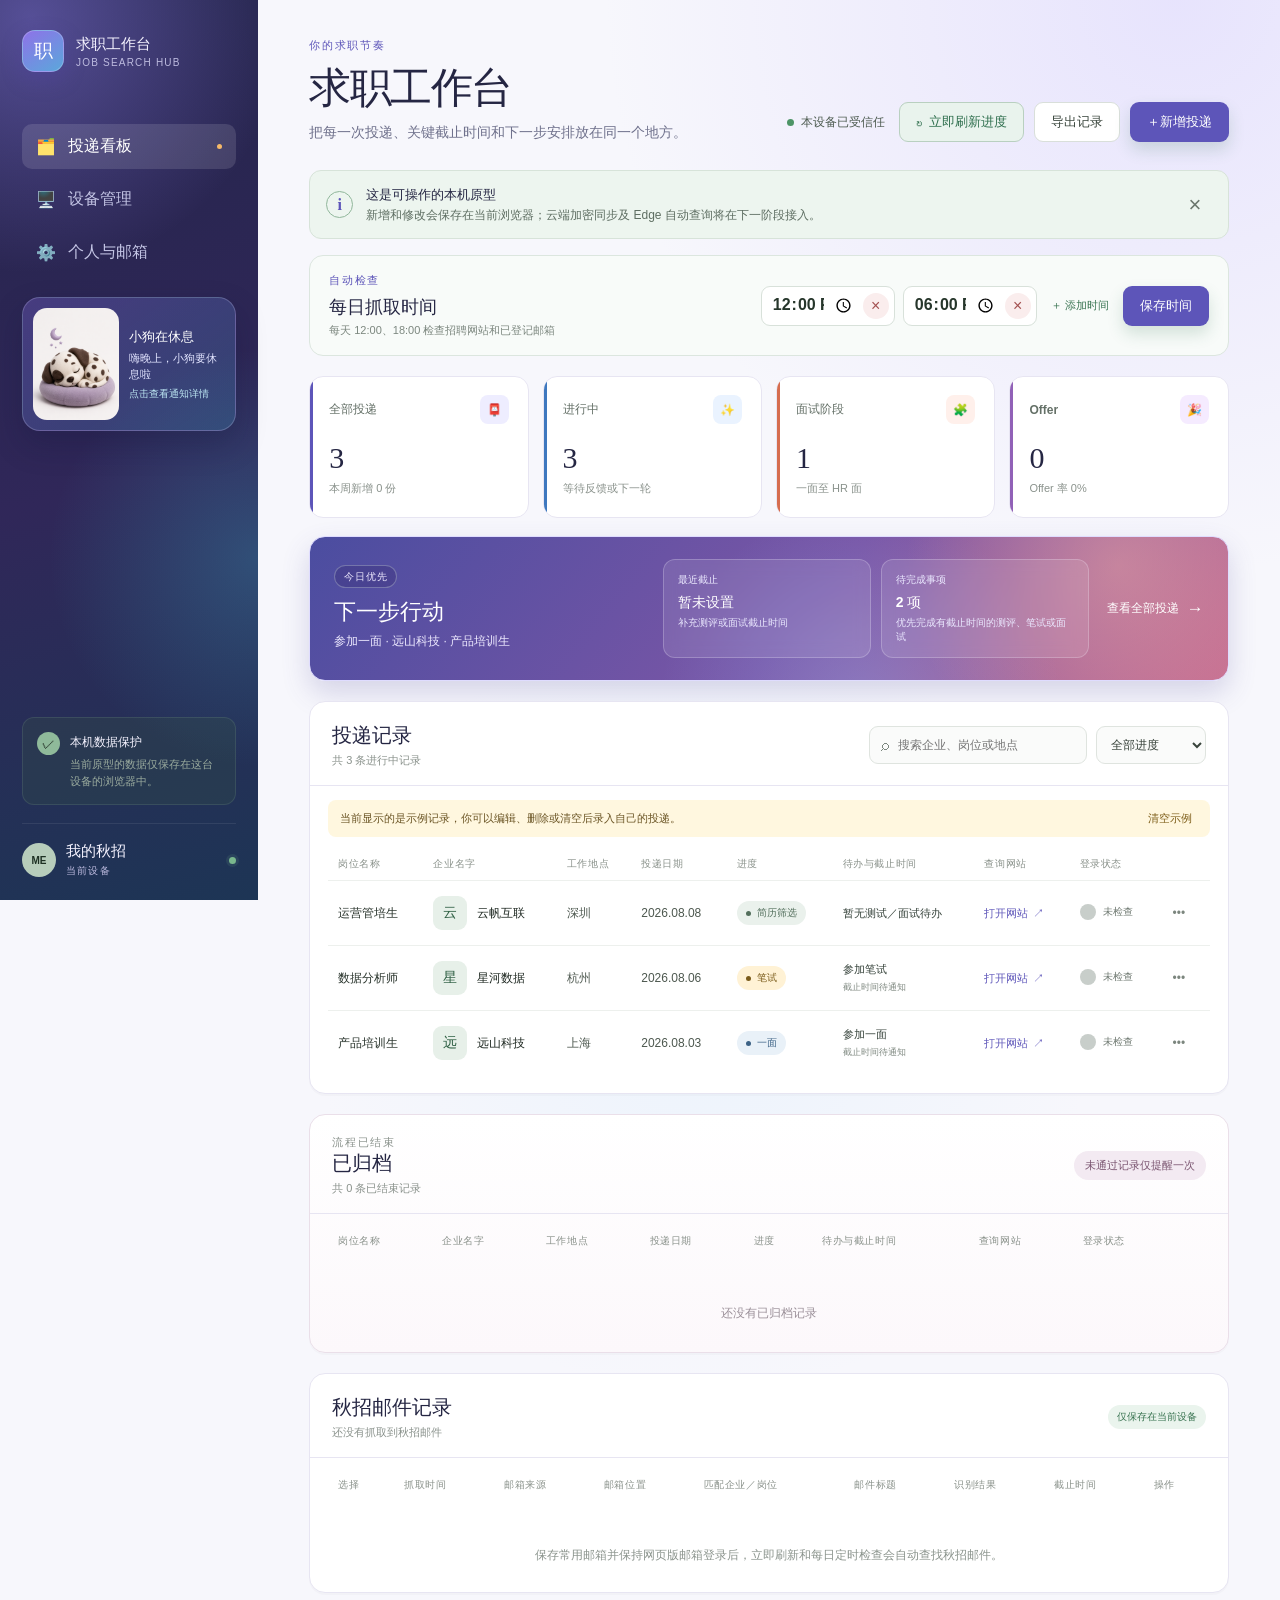
<file: assets/autumn-job-tracker/index.html>
<!doctype html>
<html lang="zh-CN">
  <head>
    <meta charset="UTF-8" />
    <meta name="viewport" content="width=device-width, initial-scale=1.0" />
    <meta name="theme-color" content="#172019" />
    <meta
      name="description"
      content="一个适合手机和电脑使用的秋招投递进度管理面板。"
    />
    <title>求职工作台</title>
    <link rel="stylesheet" href="./styles.css" />
  </head>
  <body>
    <div class="app-shell">
      <aside class="sidebar" aria-label="主导航">
        <a class="brand" href="#" aria-label="求职工作台首页">
          <span class="brand-mark" aria-hidden="true">职</span>
          <span>
            <strong>求职工作台</strong>
            <small>JOB SEARCH HUB</small>
          </span>
        </a>

        <nav class="side-nav">
          <a class="nav-item active" href="#applications">
            <span aria-hidden="true">🗂️</span>投递看板
          </a>
          <button class="nav-item" id="navDevices" type="button">
            <span aria-hidden="true">🖥️</span>设备管理
          </button>
          <button class="nav-item" id="navSettings" type="button">
            <span aria-hidden="true">⚙️</span>个人与邮箱
          </button>
        </nav>

        <button class="mascot-card" id="mascotButton" type="button" aria-label="打开小狗通知详情">
          <span class="mascot-alert-badge" id="mascotAlertBadge" hidden>!</span>
          <span class="mascot-image-wrap">
            <img id="mascotImage" src="./assets/dog-working.png" alt="毛绒斑点小狗助手" />
          </span>
          <span class="mascot-copy">
            <strong id="mascotTitle">小狗在工作</strong>
            <small id="mascotSpeech">嗨中午好，小狗要工作啦</small>
            <em>点击查看通知详情</em>
          </span>
        </button>

        <div class="security-card">
          <span class="security-icon" aria-hidden="true">✓</span>
          <div>
            <strong id="securityTitle">本机数据保护</strong>
            <p id="securityText">当前原型的数据仅保存在这台设备的浏览器中。</p>
          </div>
        </div>

        <div class="profile">
          <span class="avatar">ME</span>
          <span>
            <strong id="profileDisplayName">我的秋招</strong>
            <small id="profileDisplayMeta">当前设备</small>
          </span>
          <span class="online-dot" title="设备在线"></span>
        </div>
      </aside>

      <main class="main" id="applications">
        <header class="topbar">
          <div>
            <p class="eyebrow">你的求职节奏</p>
            <h1>求职工作台</h1>
            <p class="subtitle">把每一次投递、关键截止时间和下一步安排放在同一个地方。</p>
          </div>
          <div class="topbar-actions">
            <span class="device-pill"><span></span><b id="deviceStatusText">本设备已受信任</b></span>
            <button class="button refresh-button" id="refreshButton" type="button"><span aria-hidden="true">↻</span><b>立即刷新进度</b></button>
            <button class="button secondary" id="exportButton" type="button">导出记录</button>
            <button class="button primary" id="addButton" type="button">
              <span aria-hidden="true">＋</span>新增投递
            </button>
          </div>
        </header>

        <section class="notice" id="localNotice" aria-label="版本提示">
          <div class="notice-icon" aria-hidden="true">i</div>
          <div>
            <strong id="noticeTitle">这是可操作的本机原型</strong>
            <p id="noticeText">新增和修改会保存在当前浏览器；云端加密同步及 Edge 自动查询将在下一阶段接入。</p>
          </div>
          <button class="icon-button" id="closeNotice" type="button" aria-label="关闭提示">×</button>
        </section>

        <section class="automation-settings" aria-labelledby="scheduleTitle">
          <div>
            <p class="eyebrow">自动检查</p>
            <h2 id="scheduleTitle">每日抓取时间</h2>
            <p id="scheduleSummary">默认每天 12:00、18:00 检查招聘网站和已登记邮箱。</p>
          </div>
          <div class="schedule-editor">
            <div class="schedule-times" id="scheduleTimes"></div>
            <button class="schedule-add" id="addScheduleTime" type="button">＋ 添加时间</button>
            <button class="button primary" id="saveScheduleButton" type="button">保存时间</button>
          </div>
        </section>

        <section class="stats" aria-label="投递统计">
          <article class="stat-card accent-green">
            <div class="stat-top"><span>全部投递</span><span class="stat-icon">📮</span></div>
            <strong id="totalStat">0</strong>
            <small id="weekStat">本周新增 0 份</small>
          </article>
          <article class="stat-card accent-blue">
            <div class="stat-top"><span>进行中</span><span class="stat-icon">✨</span></div>
            <strong id="activeStat">0</strong>
            <small>等待反馈或下一轮</small>
          </article>
          <article class="stat-card accent-orange">
            <div class="stat-top"><span>面试阶段</span><span class="stat-icon">🧩</span></div>
            <strong id="interviewStat">0</strong>
            <small>一面至 HR 面</small>
          </article>
          <article class="stat-card accent-purple">
            <div class="stat-top"><span>Offer</span><span class="stat-icon">🎉</span></div>
            <strong id="offerStat">0</strong>
            <small id="offerRateStat">Offer 率 0%</small>
          </article>
        </section>

        <section class="career-focus" aria-labelledby="careerFocusTitle">
          <div class="career-focus-lead">
            <span class="focus-kicker">今日优先</span>
            <h2 id="careerFocusTitle">下一步行动</h2>
            <p id="focusNextAction">添加一条投递记录，开始安排你的求职节奏。</p>
          </div>
          <div class="career-focus-items">
            <article class="focus-item deadline-focus">
              <span>最近截止</span>
              <strong id="focusDeadline">暂未设置</strong>
              <small id="focusDeadlineHint">补充测评或面试截止时间</small>
            </article>
            <article class="focus-item action-focus">
              <span>待完成事项</span>
              <strong id="focusTodoCount">0 项</strong>
              <small id="focusTodoHint">测评、笔试与面试会显示在这里</small>
            </article>
            <a class="focus-link" href="#applications">查看全部投递 <span aria-hidden="true">→</span></a>
          </div>
        </section>

        <section class="pending-mail-panel" id="pendingMailPanel" aria-labelledby="pendingMailTitle" hidden>
          <div class="pending-mail-heading">
            <div>
              <p class="eyebrow">需要你确认</p>
              <h2 id="pendingMailTitle">待确认邮件</h2>
              <p>这些秋招邮件已经抓取，但暂时不能唯一对应到某一条投递记录。</p>
            </div>
            <span class="pending-mail-count" id="pendingMailCount">0 封</span>
          </div>
          <div class="pending-mail-list" id="pendingMailList"></div>
        </section>

        <section class="workspace">
          <div class="workspace-heading">
            <div>
              <h2>投递记录</h2>
              <p id="resultCount">共 0 条记录</p>
            </div>
            <div class="filters">
              <label class="search-box">
                <span aria-hidden="true">⌕</span>
                <input id="searchInput" type="search" placeholder="搜索企业、岗位或地点" />
              </label>
              <label class="select-box">
                <span class="sr-only">筛选进度</span>
                <select id="progressFilter">
                  <option value="">全部进度</option>
                  <option>已投递</option>
                  <option>简历筛选</option>
                  <option>测评</option>
                  <option>笔试</option>
                  <option>一面</option>
                  <option>二面</option>
                  <option>HR面</option>
                  <option>Offer</option>
                  <option>未通过</option>
                  <option>已撤回</option>
                </select>
              </label>
            </div>
          </div>

          <div class="demo-banner" id="demoBanner" hidden>
            <span>当前显示的是示例记录，你可以编辑、删除或清空后录入自己的投递。</span>
            <button id="clearDemoButton" type="button">清空示例</button>
          </div>

          <div class="table-wrap">
            <table>
              <thead>
                <tr>
                  <th>岗位名称</th>
                  <th>企业名字</th>
                  <th>工作地点</th>
                  <th>投递日期</th>
                  <th>进度</th>
                  <th>待办与截止时间</th>
                  <th>查询网站</th>
                  <th>登录状态</th>
                  <th><span class="sr-only">操作</span></th>
                </tr>
              </thead>
              <tbody id="recordsBody"></tbody>
            </table>
          </div>

          <div class="mobile-records" id="mobileRecords"></div>

          <div class="empty-state" id="emptyState" hidden>
            <span aria-hidden="true">＋</span>
            <h3>还没有投递记录</h3>
            <p>新增第一份投递后，这里会帮你持续整理进度。</p>
            <button class="button primary" id="emptyAddButton" type="button">新增投递</button>
          </div>
        </section>

        <section class="workspace archived-workspace" id="archivedSection" aria-labelledby="archivedTitle">
          <div class="workspace-heading">
            <div>
              <p class="eyebrow">流程已结束</p>
              <h2 id="archivedTitle">已归档</h2>
              <p id="archivedCount">共 0 条已结束记录</p>
            </div>
            <span class="archive-label">未通过记录仅提醒一次</span>
          </div>
          <div class="table-wrap">
            <table>
              <thead>
                <tr>
                  <th>岗位名称</th>
                  <th>企业名字</th>
                  <th>工作地点</th>
                  <th>投递日期</th>
                  <th>进度</th>
                  <th>待办与截止时间</th>
                  <th>查询网站</th>
                  <th>登录状态</th>
                  <th><span class="sr-only">操作</span></th>
                </tr>
              </thead>
              <tbody id="archivedRecordsBody"></tbody>
            </table>
          </div>
          <div class="mobile-records" id="archivedMobileRecords"></div>
          <div class="archive-empty" id="archivedEmpty">还没有已归档记录</div>
        </section>

        <section class="workspace mail-workspace" id="mailHistorySection" aria-labelledby="mailHistoryTitle">
          <div class="workspace-heading">
            <div>
              <h2 id="mailHistoryTitle">秋招邮件记录</h2>
              <p id="mailHistoryCount">还没有抓取到秋招邮件</p>
            </div>
            <span class="mail-local-label">仅保存在当前设备</span>
          </div>
          <div class="mail-selection-toolbar" id="mailSelectionToolbar" hidden>
            <label><input id="selectAllEmails" type="checkbox" /> 全选邮件</label>
            <span id="selectedMailCount">已选择 0 封</span>
            <button id="deleteSelectedEmails" type="button" disabled>删除所选</button>
          </div>
          <div class="table-wrap mail-table-wrap">
            <table class="mail-history-table">
              <thead>
                <tr>
                  <th>选择</th>
                  <th>抓取时间</th>
                  <th>邮箱来源</th>
                  <th>邮箱位置</th>
                  <th>匹配企业／岗位</th>
                  <th>邮件标题</th>
                  <th>识别结果</th>
                  <th>截止时间</th>
                  <th>操作</th>
                </tr>
              </thead>
              <tbody id="mailHistoryBody"></tbody>
            </table>
          </div>
          <div class="mail-history-cards" id="mailHistoryCards"></div>
          <div class="mail-empty" id="mailHistoryEmpty">
            保存常用邮箱并保持网页版邮箱登录后，立即刷新和每日定时检查会自动查找秋招邮件。
          </div>
        </section>
      </main>
    </div>

    <nav class="bottom-nav" aria-label="移动端导航">
      <a class="active" href="#applications"><span>▦</span>看板</a>
      <button id="mobileAddButton" type="button"><span>＋</span>新增</button>
      <button id="mobileRefreshButton" type="button"><span>↻</span>刷新</button>
      <button id="mobileMascotButton" type="button"><span>🐶</span>通知</button>
    </nav>

    <dialog id="recordDialog" aria-labelledby="dialogTitle">
      <form id="recordForm">
        <div class="dialog-head">
          <div>
            <p class="eyebrow">投递信息</p>
            <h2 id="dialogTitle">新增投递</h2>
          </div>
          <button class="icon-button" id="closeDialog" type="button" aria-label="关闭">×</button>
        </div>

        <p class="manual-entry-hint" id="recordManualHint" hidden>企业名字只能由你手动填写，网页抓取和刷新都不会自动修改。</p>

        <input id="recordId" type="hidden" />
        <div class="form-grid">
          <label>
            <span>岗位名称 <b>*</b></span>
            <input id="jobTitle" name="jobTitle" required maxlength="80" placeholder="例如：产品经理" />
          </label>
          <label>
            <span>企业名字 <b>*</b></span>
            <input id="enterpriseName" name="enterpriseName" required maxlength="80" autocomplete="off" placeholder="请手动填写企业名字" />
            <small>只允许手动填写；网页抓取、邮件和刷新不会覆盖。</small>
          </label>
          <label>
            <span>工作地点 <b>*</b></span>
            <input id="location" name="location" required maxlength="60" placeholder="例如：上海 / 可远程" />
          </label>
          <label>
            <span>投递日期 <b>*</b></span>
            <input id="appliedDate" name="appliedDate" type="date" required />
          </label>
          <label>
            <span>当前进度 <b>*</b></span>
            <select id="progress" name="progress" required>
              <option>已投递</option>
              <option>简历筛选</option>
              <option>测评</option>
              <option>笔试</option>
              <option>一面</option>
              <option>二面</option>
              <option>HR面</option>
              <option>Offer</option>
              <option>未通过</option>
              <option>已撤回</option>
            </select>
          </label>
          <label>
            <span>测试／面试截止时间</span>
            <input id="deadline" name="deadline" type="datetime-local" />
            <small>没有明确时间时可以暂时留空。</small>
          </label>
          <label class="full-width">
            <span>具体查询网站 <b>*</b></span>
            <input
              id="queryUrl"
              name="queryUrl"
              type="url"
              required
              placeholder="https://招聘官网/个人中心"
            />
            <small>建议填写能直接打开申请记录或个人中心的页面。</small>
          </label>
        </div>

        <div class="dialog-actions">
          <button class="button ghost danger" id="deleteButton" type="button" hidden>删除记录</button>
          <span class="dialog-spacer"></span>
          <button class="button secondary" id="cancelButton" type="button">取消</button>
          <button class="button primary" type="submit">保存记录</button>
        </div>
      </form>
    </dialog>

    <dialog class="small-dialog" id="infoDialog" aria-labelledby="infoDialogTitle">
      <div class="dialog-head">
        <div>
          <p class="eyebrow">下一阶段</p>
          <h2 id="infoDialogTitle">功能正在接入</h2>
        </div>
        <button class="icon-button" id="closeInfoDialog" type="button" aria-label="关闭">×</button>
      </div>
      <p id="infoDialogText"></p>
      <div class="dialog-actions">
        <span class="dialog-spacer"></span>
        <button class="button primary" id="confirmInfoDialog" type="button">知道了</button>
      </div>
    </dialog>

    <dialog class="profile-dialog" id="profileDialog" aria-labelledby="profileDialogTitle">
      <form id="profileForm">
        <div class="dialog-head">
          <div>
            <p class="eyebrow">首次设置</p>
            <h2 id="profileDialogTitle">欢迎使用秋招进度台</h2>
          </div>
          <button class="icon-button" id="closeProfileDialog" type="button" aria-label="关闭" hidden>×</button>
        </div>
        <p class="profile-intro">填写一次基本信息，方便统一记录你的秋招资料。邮箱可以登记 1–5 个；登录网页版邮箱后，可抓取页面中已加载的秋招邮件。</p>
        <div class="form-grid profile-fields">
          <label>
            <span>你的姓名 <b>*</b></span>
            <input id="profileName" name="profileName" required maxlength="30" autocomplete="name" placeholder="请输入姓名" />
          </label>
          <label>
            <span>手机号码 <b>*</b></span>
            <input id="profilePhone" name="profilePhone" required maxlength="24" autocomplete="tel" inputmode="tel" pattern="\+?[0-9][0-9\s\x2D]{6,23}" placeholder="例如：13800138000" />
          </label>
          <div class="full-width email-section">
            <div class="email-section-head">
              <span>招聘通知邮箱 <b>*</b></span>
              <button id="addEmailButton" type="button">＋ 添加邮箱</button>
            </div>
            <div class="email-fields" id="emailFields"></div>
            <small>系统会根据邮箱后缀识别类型，并通过岗位名称匹配招聘邮件；不会获取邮箱密码。</small>
          </div>
        </div>
        <p class="profile-privacy">这些信息当前只保存在你的 Edge 扩展本地存储中。</p>
        <div class="dialog-actions">
          <span class="dialog-spacer"></span>
          <button class="button primary" type="submit">保存并进入面板</button>
        </div>
      </form>
    </dialog>

    <dialog class="alerts-dialog" id="alertsDialog" aria-labelledby="alertsDialogTitle">
      <div class="dialog-head">
        <div>
          <p class="eyebrow">申请动态</p>
          <h2 id="alertsDialogTitle">你有新的秋招进度</h2>
        </div>
        <button class="icon-button" id="closeAlertsDialog" type="button" aria-label="稍后查看">×</button>
      </div>
      <div class="alerts-list" id="alertsList"></div>
      <div class="dialog-actions">
        <button class="button secondary" id="remindLaterButton" type="button">稍后提醒</button>
        <span class="dialog-spacer"></span>
        <button class="button primary" id="markAlertsReadButton" type="button">我知道了，标为已读</button>
      </div>
    </dialog>

    <div class="toast" id="toast" role="status" aria-live="polite"></div>
    <script src="./extractor.js"></script>
    <script src="./app.js"></script>
  </body>
</html>
</file>
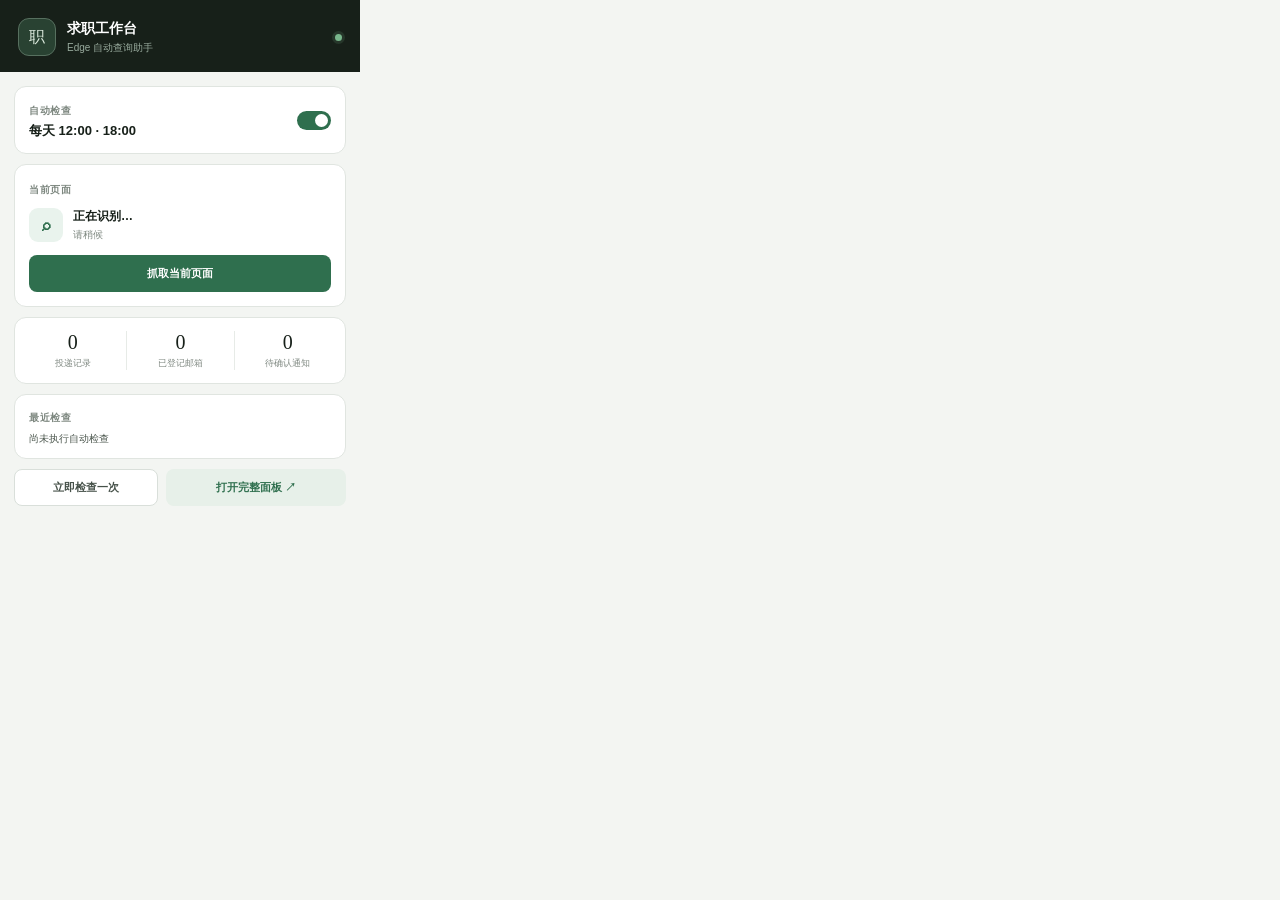
<file: assets/autumn-job-tracker/popup.html>
<!doctype html>
<html lang="zh-CN">
  <head>
    <meta charset="UTF-8" />
    <meta name="viewport" content="width=device-width, initial-scale=1.0" />
    <title>求职工作台</title>
    <link rel="stylesheet" href="./popup.css" />
  </head>
  <body>
    <header>
      <span class="logo">职</span>
      <div>
        <strong>求职工作台</strong>
        <small>Edge 自动查询助手</small>
      </div>
      <span class="live" title="扩展已运行"></span>
    </header>

    <main>
      <section class="schedule-card">
        <div>
          <span class="label">自动检查</span>
          <strong>每天 12:00 · 18:00</strong>
        </div>
        <span class="switch" aria-label="自动检查已启用"><i></i></span>
      </section>

      <section class="page-card">
        <span class="label">当前页面</span>
        <div class="page-context">
          <span class="context-icon" id="contextIcon">⌕</span>
          <div>
            <strong id="contextTitle">正在识别…</strong>
            <small id="contextText">请稍候</small>
          </div>
        </div>
        <button class="primary" id="captureButton" type="button">抓取当前页面</button>
      </section>

      <section class="summary">
        <div><strong id="recordCount">0</strong><span>投递记录</span></div>
        <div><strong id="mailCount">0</strong><span>已登记邮箱</span></div>
        <div><strong id="signalCount">0</strong><span>待确认通知</span></div>
      </section>

      <section class="updates-card" id="updatesCard" hidden>
        <div class="updates-head">
          <span class="label">新增状态</span>
          <button id="markPopupAlertsRead" type="button">全部已读</button>
        </div>
        <div class="popup-updates" id="popupUpdates"></div>
      </section>

      <section class="last-check">
        <span class="label">最近检查</span>
        <p id="lastCheckText">尚未执行自动检查</p>
      </section>

      <div class="actions">
        <button class="secondary" id="runNowButton" type="button">立即检查一次</button>
        <button class="dashboard-button" id="openDashboardButton" type="button">打开完整面板 <span>↗</span></button>
      </div>
    </main>

    <div class="toast" id="popupToast" role="status"></div>
    <script src="./popup.js"></script>
  </body>
</html>
</file>
<file: assets/autumn-job-tracker/styles.css>
:root {
  color-scheme: light;
  --ink: #252643;
  --muted: #6f718c;
  --line: #e7e5f2;
  --paper: #ffffff;
  --canvas: #f7f7fc;
  --green: #5d55b9;
  --green-deep: #443b92;
  --green-soft: #eeedff;
  --orange: #d66d4f;
  --orange-soft: #fff0eb;
  --blue: #3e78bf;
  --blue-soft: #eaf3ff;
  --purple: #9161b7;
  --purple-soft: #f5ebff;
  --red: #ca526b;
  --red-soft: #ffedf1;
  --shadow: 0 16px 42px rgba(52, 48, 106, 0.1);
  font-family: "Segoe UI", "PingFang SC", "Microsoft YaHei", sans-serif;
  font-synthesis: none;
}

* {
  box-sizing: border-box;
}

[hidden] {
  display: none !important;
}

html {
  scroll-behavior: smooth;
}

body {
  margin: 0;
  min-width: 320px;
  min-height: 100vh;
  color: var(--ink);
  background:
    radial-gradient(circle at 92% 0%, rgba(190, 177, 255, 0.28), transparent 28%),
    radial-gradient(circle at 55% 60%, rgba(170, 220, 255, 0.14), transparent 32%),
    var(--canvas);
}

button,
input,
select {
  font: inherit;
}

button,
a {
  -webkit-tap-highlight-color: transparent;
}

button {
  color: inherit;
}

.app-shell {
  display: grid;
  grid-template-columns: 258px minmax(0, 1fr);
  min-height: 100vh;
}

.sidebar {
  position: sticky;
  top: 0;
  display: flex;
  flex-direction: column;
  height: 100vh;
  padding: 30px 22px 22px;
  color: #f5f3ff;
  background:
    radial-gradient(circle at 12% 2%, rgba(154, 137, 255, 0.42), transparent 28%),
    radial-gradient(circle at 100% 62%, rgba(64, 184, 210, 0.26), transparent 34%),
    linear-gradient(165deg, #24254b, #302759 53%, #1d3555);
}

.brand {
  display: flex;
  align-items: center;
  gap: 12px;
  color: inherit;
  text-decoration: none;
}

.brand-mark {
  display: grid;
  width: 42px;
  height: 42px;
  place-items: center;
  border: 1px solid rgba(255, 255, 255, 0.22);
  border-radius: 13px;
  color: #fff;
  background: linear-gradient(145deg, #8e72e8, #5ba7db);
  box-shadow: 0 8px 20px rgba(78, 67, 159, 0.38);
  font-family: Georgia, "Songti SC", serif;
  font-size: 19px;
}

.brand strong,
.profile strong {
  display: block;
  font-size: 15px;
}

.brand small,
.profile small {
  display: block;
  margin-top: 3px;
  color: #bdbbdf;
  font-size: 10px;
  letter-spacing: 0.12em;
}

.side-nav {
  display: grid;
  gap: 8px;
  margin-top: 52px;
}

.nav-item {
  display: flex;
  width: 100%;
  align-items: center;
  gap: 12px;
  padding: 12px 14px;
  border: 0;
  border-radius: 10px;
  color: #c4c5e5;
  background: transparent;
  text-align: left;
  text-decoration: none;
  cursor: pointer;
}

.nav-item:hover,
.nav-item.active {
  color: white;
  background: rgba(255, 255, 255, 0.12);
}

.nav-item.active::after {
  width: 5px;
  height: 5px;
  margin-left: auto;
  border-radius: 50%;
  background: #f6b968;
  content: "";
}

.mascot-card {
  position: relative;
  display: grid;
  width: 100%;
  grid-template-columns: 86px minmax(0, 1fr);
  gap: 10px;
  align-items: center;
  margin-top: 22px;
  padding: 10px;
  overflow: visible;
  border: 1px solid rgba(218, 213, 255, 0.24);
  border-radius: 18px;
  color: #fff;
  background: linear-gradient(145deg, rgba(125, 102, 214, 0.34), rgba(60, 151, 190, 0.25));
  box-shadow: 0 14px 30px rgba(17, 18, 54, 0.25);
  text-align: left;
  cursor: pointer;
  transition: transform 160ms ease, border-color 160ms ease, box-shadow 160ms ease;
}

.mascot-card:hover {
  border-color: rgba(255, 255, 255, 0.52);
  box-shadow: 0 18px 34px rgba(17, 18, 54, 0.34);
  transform: translateY(-2px);
}

.mascot-image-wrap {
  display: grid;
  width: 86px;
  height: 112px;
  place-items: end center;
  overflow: hidden;
  border-radius: 14px;
  background: linear-gradient(155deg, #f6f4fb, #dfe3ee);
}

.mascot-image-wrap img {
  width: 100%;
  height: 100%;
  object-fit: cover;
  object-position: center;
  transform-origin: 50% 92%;
}

.mascot-copy {
  display: grid;
  min-width: 0;
  gap: 4px;
}

.mascot-copy strong {
  font-size: 13px;
}

.mascot-copy small {
  color: #e2e4ff;
  font-size: 11px;
  line-height: 1.5;
}

.mascot-copy em {
  color: #bde7f3;
  font-size: 10px;
  font-style: normal;
}

.mascot-alert-badge {
  position: absolute;
  z-index: 2;
  top: -9px;
  left: 63px;
  display: grid;
  width: 28px;
  height: 28px;
  place-items: center;
  border: 3px solid #302759;
  border-radius: 50%;
  color: #fff;
  background: #f06c70;
  box-shadow: 0 5px 12px rgba(45, 21, 52, 0.38);
  font-size: 15px;
  font-weight: 800;
  animation: mascot-badge-pop 900ms ease-in-out infinite;
}

.mascot-card[data-state="working"] .mascot-image-wrap img { animation: mascot-working 1.6s ease-in-out infinite; }
.mascot-card[data-state="lunch"] .mascot-image-wrap img { animation: mascot-eating 1.35s ease-in-out infinite; }
.mascot-card[data-state="sleeping"] .mascot-image-wrap img { animation: mascot-sleeping 2.2s ease-in-out infinite; }
.mascot-card[data-state="surprised"] .mascot-image-wrap img { animation: mascot-surprised 820ms ease-in-out infinite; }
.mascot-card[data-state="confused"] .mascot-image-wrap img { animation: mascot-confused 1.5s ease-in-out infinite; }

@keyframes mascot-working {
  0%, 100% { transform: translateY(0) rotate(0deg); }
  20% { transform: translateY(-2px) rotate(-1.5deg); }
  40% { transform: translateY(1px) rotate(1deg); }
  60% { transform: translateY(-1px) rotate(-1deg); }
  80% { transform: translateY(1px) rotate(1.5deg); }
}

@keyframes mascot-eating {
  0%, 100% { transform: translateY(0) rotate(0deg); }
  20% { transform: translateY(2px) rotate(-2deg); }
  40% { transform: translateY(-3px) rotate(1deg); }
  60% { transform: translateY(1px) rotate(2deg); }
  80% { transform: translateY(-2px) rotate(-1deg); }
}

@keyframes mascot-sleeping {
  0%, 100% { transform: translateY(1px) scale(1); }
  20% { transform: translateY(0) scale(1.012); }
  40% { transform: translateY(1px) scale(1.02); }
  60% { transform: translateY(0) scale(1.012); }
  80% { transform: translateY(1px) scale(1); }
}

@keyframes mascot-surprised {
  0%, 100% { transform: translateY(0) rotate(0deg) scale(1); }
  20% { transform: translateY(-5px) rotate(-3deg) scale(1.03); }
  40% { transform: translateY(1px) rotate(3deg) scale(1.01); }
  60% { transform: translateY(-3px) rotate(-2deg) scale(1.03); }
  80% { transform: translateY(1px) rotate(2deg) scale(1); }
}

@keyframes mascot-confused {
  0%, 100% { transform: rotate(0deg); }
  20% { transform: rotate(-5deg) translateY(-1px); }
  40% { transform: rotate(4deg); }
  60% { transform: rotate(-3deg) translateY(1px); }
  80% { transform: rotate(4deg); }
}

@keyframes mascot-badge-pop {
  0%, 100% { transform: scale(1); }
  20% { transform: scale(1.12) rotate(-6deg); }
  40% { transform: scale(0.96) rotate(5deg); }
  60% { transform: scale(1.1) rotate(-3deg); }
  80% { transform: scale(1); }
}

.security-card {
  display: flex;
  gap: 10px;
  margin-top: auto;
  padding: 14px;
  border: 1px solid rgba(151, 190, 162, 0.15);
  border-radius: 12px;
  background: rgba(57, 91, 68, 0.23);
}

.security-icon {
  display: grid;
  flex: 0 0 auto;
  width: 23px;
  height: 23px;
  place-items: center;
  border-radius: 50%;
  color: #172019;
  background: #8fba9a;
  font-size: 13px;
  font-weight: 700;
}

.security-card strong {
  font-size: 12px;
}

.security-card p {
  margin: 5px 0 0;
  color: #9aab9e;
  font-size: 11px;
  line-height: 1.55;
}

.profile {
  display: flex;
  align-items: center;
  gap: 10px;
  margin-top: 18px;
  padding-top: 18px;
  border-top: 1px solid rgba(255, 255, 255, 0.08);
}

.avatar {
  display: grid;
  width: 34px;
  height: 34px;
  place-items: center;
  border-radius: 50%;
  color: #1d3023;
  background: #b7cdbb;
  font-size: 10px;
  font-weight: 700;
}

.online-dot {
  width: 7px;
  height: 7px;
  margin-left: auto;
  border-radius: 50%;
  background: #79b78d;
  box-shadow: 0 0 0 3px rgba(121, 183, 141, 0.12);
}

.main {
  min-width: 0;
  padding: 38px clamp(24px, 4vw, 58px) 60px;
}

.topbar {
  display: flex;
  align-items: flex-end;
  justify-content: space-between;
  gap: 24px;
}

.eyebrow {
  margin: 0 0 7px;
  color: var(--green);
  font-size: 11px;
  font-weight: 700;
  letter-spacing: 0.16em;
  text-transform: uppercase;
}

h1,
h2,
h3,
p {
  margin-top: 0;
}

h1 {
  margin-bottom: 8px;
  font-family: Georgia, "Songti SC", serif;
  font-size: clamp(30px, 4vw, 42px);
  font-weight: 600;
  letter-spacing: -0.035em;
}

.subtitle {
  margin-bottom: 0;
  color: var(--muted);
  font-size: 14px;
}

.topbar-actions {
  display: flex;
  align-items: center;
  gap: 10px;
}

.device-pill {
  display: inline-flex;
  align-items: center;
  gap: 7px;
  margin-right: 4px;
  color: #4d5b50;
  font-size: 12px;
}

.device-pill span {
  width: 7px;
  height: 7px;
  border-radius: 50%;
  background: #4d9466;
}

.device-pill b {
  font-weight: 500;
}

.button {
  min-height: 40px;
  padding: 0 16px;
  border: 1px solid transparent;
  border-radius: 9px;
  font-size: 13px;
  font-weight: 650;
  cursor: pointer;
  transition: transform 150ms ease, box-shadow 150ms ease, background 150ms ease;
}

.button:hover {
  transform: translateY(-1px);
}

.button.primary {
  color: white;
  background: var(--green);
  box-shadow: 0 8px 16px rgba(47, 111, 78, 0.18);
}

.button.primary:hover {
  background: var(--green-deep);
}

.button.secondary {
  border-color: #d9dfda;
  color: #39453c;
  background: white;
}

.button.refresh-button {
  display: inline-flex;
  align-items: center;
  gap: 6px;
  border-color: #b9d0c0;
  color: #2f6f4e;
  background: #e9f3ed;
}

.button.refresh-button b {
  font-weight: 700;
}

.button.refresh-button.loading span {
  animation: spin 900ms linear infinite;
}

@keyframes spin {
  to { transform: rotate(360deg); }
}

.button.ghost {
  background: transparent;
}

.button.danger {
  color: var(--red);
}

.notice {
  display: flex;
  align-items: center;
  gap: 13px;
  margin-top: 28px;
  padding: 14px 16px;
  border: 1px solid #d7e3d9;
  border-radius: 12px;
  background: #edf5ef;
}

.notice-icon {
  display: grid;
  flex: 0 0 auto;
  width: 27px;
  height: 27px;
  place-items: center;
  border: 1px solid #91b79b;
  border-radius: 50%;
  color: var(--green);
  font-family: Georgia, serif;
  font-weight: 700;
}

.notice strong {
  font-size: 13px;
}

.notice p {
  margin: 3px 0 0;
  color: #5e6e62;
  font-size: 12px;
}

.automation-settings {
  display: flex;
  align-items: center;
  justify-content: space-between;
  gap: 24px;
  margin-top: 16px;
  padding: 17px 19px;
  border: 1px solid #dce6df;
  border-radius: 14px;
  background: #f8fbf9;
}

.automation-settings h2 {
  margin: 2px 0 4px;
  font-family: Georgia, "Songti SC", serif;
  font-size: 18px;
  font-weight: 600;
}

.automation-settings p:last-child {
  margin: 0;
  color: #7c877f;
  font-size: 11px;
}

.schedule-editor,
.schedule-times,
.schedule-time-row {
  display: flex;
  align-items: center;
  gap: 8px;
}

.schedule-editor,
.schedule-times {
  flex-wrap: wrap;
}

.schedule-editor {
  justify-content: flex-end;
}

.schedule-time-row {
  padding: 3px 5px 3px 9px;
  border: 1px solid #d8e1da;
  border-radius: 9px;
  background: #fff;
}

.schedule-time-row input {
  width: 84px;
  min-height: 32px;
  border: 0;
  outline: 0;
  color: #26362b;
  background: transparent;
  font-weight: 650;
}

.schedule-remove,
.schedule-add {
  border: 0;
  color: #397451;
  background: transparent;
  cursor: pointer;
  font-size: 11px;
}

.schedule-remove {
  width: 26px;
  height: 26px;
  border-radius: 50%;
  color: #a24f4f;
  background: #faeded;
  font-size: 16px;
}

.icon-button {
  display: grid;
  width: 34px;
  height: 34px;
  margin-left: auto;
  place-items: center;
  border: 0;
  border-radius: 50%;
  color: #6a756c;
  background: transparent;
  font-size: 22px;
  cursor: pointer;
}

.icon-button:hover {
  background: rgba(25, 44, 31, 0.06);
}

.stats {
  display: grid;
  grid-template-columns: repeat(4, minmax(0, 1fr));
  gap: 14px;
  margin-top: 20px;
}

.stat-card {
  position: relative;
  overflow: hidden;
  min-height: 142px;
  padding: 18px 19px;
  border: 1px solid var(--line);
  border-radius: 14px;
  background: var(--paper);
}

.stat-card::before {
  position: absolute;
  inset: 0 auto 0 0;
  width: 3px;
  background: var(--accent);
  content: "";
}

.accent-green { --accent: var(--green); --accent-soft: var(--green-soft); }
.accent-blue { --accent: var(--blue); --accent-soft: var(--blue-soft); }
.accent-orange { --accent: var(--orange); --accent-soft: var(--orange-soft); }
.accent-purple { --accent: var(--purple); --accent-soft: var(--purple-soft); }

.stat-top {
  display: flex;
  align-items: center;
  justify-content: space-between;
  color: #647067;
  font-size: 12px;
  font-weight: 600;
}

.stat-icon {
  display: grid;
  width: 29px;
  height: 29px;
  place-items: center;
  border-radius: 8px;
  color: var(--accent);
  background: var(--accent-soft);
}

.stat-card > strong {
  display: block;
  margin: 17px 0 3px;
  font-family: Georgia, serif;
  font-size: 30px;
  font-weight: 500;
}

.stat-card small {
  color: #8a928c;
  font-size: 11px;
}

.career-focus {
  display: grid;
  grid-template-columns: minmax(220px, 0.9fr) minmax(0, 1.6fr);
  gap: 24px;
  align-items: center;
  margin-top: 18px;
  padding: 22px 24px;
  overflow: hidden;
  border: 1px solid #dfdcff;
  border-radius: 16px;
  color: #f7f5ff;
  background:
    radial-gradient(circle at 88% 20%, rgba(255, 189, 164, 0.38), transparent 26%),
    radial-gradient(circle at 60% 120%, rgba(139, 185, 255, 0.32), transparent 35%),
    linear-gradient(130deg, #4b4da0, #7a56a6 54%, #c36b91);
  box-shadow: 0 12px 28px rgba(77, 68, 151, 0.2);
}

.career-focus-lead {
  min-width: 0;
}

.focus-kicker {
  display: inline-flex;
  align-items: center;
  min-height: 23px;
  padding: 0 9px;
  border: 1px solid rgba(233, 248, 237, 0.28);
  border-radius: 999px;
  color: #eeeaff;
  background: rgba(48, 38, 103, 0.26);
  font-size: 10px;
  font-weight: 700;
  letter-spacing: 0.08em;
}

.career-focus h2 {
  margin: 9px 0 5px;
  color: #fff;
  font-family: Georgia, "Songti SC", serif;
  font-size: 22px;
}

.career-focus p {
  margin: 0;
  color: #eeeaff;
  font-size: 12px;
  line-height: 1.65;
}

.career-focus-items {
  display: grid;
  grid-template-columns: minmax(0, 1fr) minmax(0, 1fr) auto;
  gap: 10px;
  align-items: stretch;
}

.focus-item {
  min-width: 0;
  padding: 13px 14px;
  border: 1px solid rgba(246, 242, 255, 0.24);
  border-radius: 12px;
  background: rgba(255, 255, 255, 0.1);
  backdrop-filter: blur(8px);
}

.focus-item > span,
.focus-item small {
  display: block;
  color: #ebe9ff;
  font-size: 10px;
}

.focus-item strong {
  display: block;
  overflow: hidden;
  margin: 7px 0 4px;
  color: #fff;
  font-size: 14px;
  text-overflow: ellipsis;
  white-space: nowrap;
}

.focus-link {
  display: inline-flex;
  align-items: center;
  gap: 8px;
  align-self: center;
  padding: 10px 0 10px 8px;
  color: #fff;
  font-size: 12px;
  font-weight: 700;
  text-decoration: none;
  white-space: nowrap;
}

.focus-link span {
  font-size: 17px;
  transition: transform 160ms ease;
}

.focus-link:hover span {
  transform: translateX(3px);
}

.workspace {
  margin-top: 20px;
  border: 1px solid var(--line);
  border-radius: 16px;
  background: var(--paper);
  box-shadow: 0 2px 0 rgba(23, 32, 25, 0.02);
}

.workspace-heading {
  display: flex;
  align-items: center;
  justify-content: space-between;
  gap: 20px;
  padding: 20px 22px 17px;
  border-bottom: 1px solid var(--line);
}

.workspace-heading h2 {
  margin-bottom: 4px;
  font-family: Georgia, "Songti SC", serif;
  font-size: 20px;
  font-weight: 600;
}

.workspace-heading p {
  margin-bottom: 0;
  color: #8a928c;
  font-size: 11px;
}

.mail-workspace {
  margin-bottom: 24px;
}

.archived-workspace {
  border-color: #eadfe9;
  background: linear-gradient(180deg, #fff 0%, #fcf8fb 100%);
}

.archive-label {
  padding: 7px 11px;
  border-radius: 999px;
  background: #f3eaf2;
  color: #79536f;
  font-size: 11px;
  font-weight: 700;
}

.archive-empty {
  padding: 30px 20px;
  color: #9a8f98;
  text-align: center;
  font-size: 12px;
}

.archive-empty[hidden] {
  display: none;
}

.mail-selection-toolbar {
  display: flex;
  align-items: center;
  gap: 12px;
  padding: 10px 22px;
  border-bottom: 1px solid #e9ede9;
  background: #fafcfb;
  color: #68736b;
  font-size: 11px;
}

.mail-selection-toolbar[hidden] {
  display: none;
}

.mail-selection-toolbar label {
  display: inline-flex;
  align-items: center;
  gap: 6px;
  color: #34483a;
  font-weight: 700;
}

.mail-selection-toolbar input,
.mail-select-checkbox {
  width: 15px;
  height: 15px;
  accent-color: #32724d;
  cursor: pointer;
}

.mail-selection-toolbar button {
  min-height: 31px;
  margin-left: auto;
  padding: 0 12px;
  border: 1px solid #dcaeaa;
  border-radius: 8px;
  color: #a34e49;
  background: #fff7f6;
  cursor: pointer;
  font-size: 10px;
  font-weight: 700;
}

.mail-selection-toolbar button:disabled {
  cursor: default;
  opacity: 0.45;
}

.pending-mail-panel {
  margin-top: 20px;
  padding: 20px 22px;
  border: 1px solid #ead9a8;
  border-radius: 16px;
  background: #fffaf0;
  box-shadow: 0 2px 0 rgba(89, 65, 18, 0.03);
}

.pending-mail-heading,
.pending-mail-item-head,
.pending-mail-meta {
  display: flex;
  align-items: center;
}

.pending-mail-heading {
  justify-content: space-between;
  gap: 18px;
}

.pending-mail-heading h2 {
  margin: 2px 0 4px;
  font-family: Georgia, "Songti SC", serif;
  font-size: 20px;
  font-weight: 600;
}

.pending-mail-heading p:last-child {
  margin: 0;
  color: #81745a;
  font-size: 11px;
}

.pending-mail-count {
  flex: 0 0 auto;
  padding: 7px 11px;
  border-radius: 999px;
  color: #805e18;
  background: #f8e7b9;
  font-size: 11px;
  font-weight: 750;
}

.pending-mail-list {
  display: grid;
  grid-template-columns: repeat(2, minmax(0, 1fr));
  gap: 10px;
  margin-top: 15px;
}

.pending-mail-item {
  min-width: 0;
  padding: 14px 15px;
  border: 1px solid #eee0ba;
  border-radius: 12px;
  background: #fff;
}

.pending-mail-item-head {
  justify-content: space-between;
  gap: 10px;
  color: #5e4a23;
  font-size: 11px;
}

.pending-mail-item-head span {
  flex: 0 0 auto;
  color: #978968;
  font-size: 10px;
}

.pending-mail-item h3 {
  margin: 9px 0 5px;
  overflow: hidden;
  color: #29342c;
  font-size: 13px;
  text-overflow: ellipsis;
  white-space: nowrap;
}

.pending-mail-item p {
  display: -webkit-box;
  overflow: hidden;
  margin: 0;
  color: #747c76;
  font-size: 10px;
  line-height: 1.55;
  -webkit-box-orient: vertical;
  -webkit-line-clamp: 2;
}

.pending-mail-meta {
  flex-wrap: wrap;
  gap: 6px;
  margin-top: 10px;
}

.pending-mail-meta span {
  padding: 3px 7px;
  border-radius: 999px;
  color: #776745;
  background: #f8f3e8;
  font-size: 9px;
}

.pending-mail-actions {
  display: flex;
  flex-wrap: wrap;
  justify-content: flex-end;
  gap: 8px;
  margin-top: 12px;
  padding-top: 11px;
  border-top: 1px solid #f1e7cd;
}

.pending-mail-actions button {
  min-height: 34px;
  padding: 0 12px;
  border: 1px solid #dfd3b5;
  border-radius: 8px;
  cursor: pointer;
  font-size: 10px;
  font-weight: 700;
}

.pending-mail-actions button:disabled {
  cursor: wait;
  opacity: 0.55;
}

.pending-mail-dismiss {
  color: #7d7057;
  background: #fff;
}

.pending-mail-confirm {
  border-color: #32724d !important;
  color: #fff;
  background: #32724d;
}

.mail-local-label,
.mail-match-badge {
  display: inline-flex;
  align-items: center;
  min-height: 24px;
  padding: 0 9px;
  border-radius: 999px;
  color: #397451;
  background: #eaf4ed;
  font-size: 10px;
  font-weight: 700;
}

.mail-match-badge.pending {
  color: #8a641b;
  background: #fff2cf;
}

.mail-match-badge.confirmed {
  color: #315f86;
  background: #e7f1f8;
}

.mail-stage {
  display: block;
  margin-top: 5px;
  color: #727d75;
  font-size: 10px;
}

.mail-history-table td {
  vertical-align: top;
}

.mail-subject-cell {
  max-width: 320px;
}

.mail-subject-cell strong,
.mail-subject-cell small {
  display: block;
  overflow: hidden;
  text-overflow: ellipsis;
  white-space: nowrap;
}

.mail-subject-cell small {
  max-width: 320px;
  margin-top: 4px;
  color: #89918a;
  font-weight: 400;
}

.mail-job-cell strong,
.mail-job-cell small {
  display: block;
}

.mail-job-cell small {
  margin-top: 3px;
  color: #89918a;
}

.mail-history-cards {
  display: none;
}

.mail-empty {
  padding: 28px 20px;
  color: #8b948d;
  font-size: 12px;
  text-align: center;
}

.mail-card {
  padding: 15px;
  border: 1px solid #e3e8e4;
  border-radius: 12px;
  background: #fff;
}

.mail-card-head,
.mail-card-meta {
  display: flex;
  align-items: center;
  justify-content: space-between;
  gap: 10px;
}

.mail-card-actions {
  display: inline-flex;
  align-items: center;
  gap: 6px;
}

.mail-card-select {
  display: inline-flex;
  min-width: 0;
  align-items: center;
  gap: 8px;
}

.mail-card-select strong {
  overflow: hidden;
  text-overflow: ellipsis;
  white-space: nowrap;
}

.mail-delete-button {
  min-height: 27px;
  padding: 0 9px;
  border: 1px solid #ebd5d2;
  border-radius: 7px;
  color: #a34e49;
  background: #fff7f6;
  cursor: pointer;
  font-size: 10px;
  font-weight: 700;
}

.mail-delete-button:hover {
  border-color: #d9aaa5;
  background: #faecea;
}

.mail-delete-button:disabled {
  cursor: wait;
  opacity: 0.55;
}

.mail-card h3 {
  margin: 10px 0 6px;
  font-size: 13px;
  line-height: 1.5;
}

.mail-card p,
.mail-card small {
  margin: 0;
  color: #727d75;
  font-size: 10px;
  line-height: 1.5;
}

.mail-card .mail-card-snippet {
  display: -webkit-box;
  overflow: hidden;
  margin-bottom: 8px;
  -webkit-box-orient: vertical;
  -webkit-line-clamp: 2;
}

.mail-card-meta {
  margin-top: 11px;
  padding-top: 10px;
  border-top: 1px solid #edf0ed;
}

.filters {
  display: flex;
  gap: 9px;
}

.search-box,
.select-box {
  display: flex;
  align-items: center;
  border: 1px solid #dfe4df;
  border-radius: 9px;
  background: #fafbfa;
}

.search-box {
  gap: 7px;
  padding-left: 11px;
  color: #7c877f;
}

.search-box input,
.select-box select {
  min-height: 36px;
  border: 0;
  outline: 0;
  color: #39443c;
  background: transparent;
  font-size: 12px;
}

.search-box input {
  width: 190px;
}

.select-box select {
  padding: 0 30px 0 10px;
}

.demo-banner {
  display: flex;
  align-items: center;
  justify-content: space-between;
  gap: 16px;
  margin: 14px 18px 0;
  padding: 10px 12px;
  border-radius: 8px;
  color: #6b5525;
  background: #fff7df;
  font-size: 11px;
}

.demo-banner[hidden] {
  display: none;
}

.demo-banner button {
  flex: 0 0 auto;
  border: 0;
  color: #7e5e19;
  background: transparent;
  font-size: 11px;
  font-weight: 700;
  cursor: pointer;
}

.table-wrap {
  overflow-x: auto;
  padding: 7px 18px 18px;
}

table {
  width: 100%;
  border-collapse: collapse;
  white-space: nowrap;
}

th {
  padding: 13px 10px 9px;
  color: #89918a;
  font-size: 10px;
  font-weight: 700;
  letter-spacing: 0.06em;
  text-align: left;
}

td {
  padding: 15px 10px;
  border-top: 1px solid #edf0ed;
  color: #4d584f;
  font-size: 12px;
}

tbody tr {
  transition: background 120ms ease;
}

tbody tr:hover {
  background: #fafcfa;
}

.enterprise-cell {
  display: flex;
  align-items: center;
  gap: 10px;
}

.enterprise-logo {
  display: grid;
  flex: 0 0 auto;
  width: 34px;
  height: 34px;
  place-items: center;
  border-radius: 9px;
  color: #2f6044;
  background: #e7f0e9;
  font-family: Georgia, "Songti SC", serif;
  font-size: 14px;
  font-weight: 700;
}

.enterprise-cell strong {
  color: #1f2922;
  font-size: 12px;
}

.job-name {
  color: #28332b;
  font-weight: 600;
}

.progress-badge {
  display: inline-flex;
  align-items: center;
  gap: 6px;
  padding: 5px 9px;
  border-radius: 999px;
  color: var(--status-color);
  background: var(--status-bg);
  font-size: 10px;
  font-weight: 700;
}

.progress-badge::before {
  width: 5px;
  height: 5px;
  border-radius: 50%;
  background: currentColor;
  content: "";
}

.status-applied,
.status-screening { --status-color: #536f5c; --status-bg: #eaf1ec; }
.status-test,
.status-written { --status-color: #7a5b1a; --status-bg: #fff2d5; }
.status-interview { --status-color: #3c6285; --status-bg: #e9f1f8; }
.status-offer { --status-color: #665080; --status-bg: #eee8f5; }
.status-rejected,
.status-withdrawn { --status-color: #8a4d4d; --status-bg: #f8eaea; }

.site-link {
  display: inline-flex;
  align-items: center;
  gap: 5px;
  color: var(--green);
  font-size: 11px;
  font-weight: 650;
  text-decoration: none;
}

.site-link:hover {
  text-decoration: underline;
}

.site-cell {
  display: grid;
  justify-items: start;
  gap: 4px;
}

.check-note {
  color: #8a928c;
  font-size: 9px;
}

.check-note.warning {
  color: var(--red);
  font-weight: 700;
}

.todo-cell {
  display: grid;
  gap: 4px;
}

.todo-cell strong {
  color: #344139;
  font-size: 11px;
}

.todo-cell small {
  color: #7f8981;
  font-size: 9px;
}

.todo-cell small.overdue {
  color: var(--red);
  font-weight: 700;
}

.login-indicator {
  display: inline-flex;
  align-items: center;
  gap: 7px;
  color: #707a72;
  font-size: 10px;
  font-weight: 650;
}

.login-light {
  display: grid;
  width: 16px;
  height: 16px;
  place-items: center;
  border-radius: 50%;
  font-size: 10px;
  line-height: 1;
}

.login-indicator.ok {
  color: #34704b;
}

.login-indicator.ok .login-light {
  background: #3f9a61;
  box-shadow: 0 0 0 4px rgba(63, 154, 97, 0.1);
}

.login-indicator.failed {
  color: var(--red);
}

.login-indicator.failed .login-light {
  color: white;
  background: var(--red);
  box-shadow: 0 0 0 4px rgba(162, 61, 61, 0.09);
  font-weight: 800;
}

.login-indicator.unknown .login-light {
  background: #c8ceca;
}

.row-action {
  border: 0;
  color: #7c867e;
  background: transparent;
  cursor: pointer;
}

.mobile-records {
  display: none;
}

.empty-state {
  padding: 58px 20px 64px;
  text-align: center;
}

.empty-state[hidden] {
  display: none;
}

.empty-state > span {
  display: grid;
  width: 48px;
  height: 48px;
  margin: 0 auto 15px;
  place-items: center;
  border-radius: 14px;
  color: var(--green);
  background: var(--green-soft);
  font-size: 24px;
}

.empty-state h3 {
  margin-bottom: 7px;
  font-size: 16px;
}

.empty-state p {
  margin-bottom: 17px;
  color: var(--muted);
  font-size: 12px;
}

.bottom-nav {
  display: none;
}

dialog {
  width: min(620px, calc(100vw - 32px));
  padding: 0;
  border: 0;
  border-radius: 18px;
  color: var(--ink);
  background: white;
  box-shadow: var(--shadow);
}

dialog::backdrop {
  background: rgba(15, 25, 18, 0.5);
  backdrop-filter: blur(2px);
}

dialog form,
.small-dialog {
  padding: 24px;
}

.alerts-dialog {
  width: min(540px, calc(100vw - 32px));
  padding: 24px;
}

.profile-dialog {
  width: min(650px, calc(100vw - 32px));
  padding: 24px;
}

.profile-dialog form {
  padding: 0;
}

.profile-intro {
  margin: -8px 0 20px;
  color: #657068;
  font-size: 12px;
  line-height: 1.65;
}

.email-section {
  display: grid;
  gap: 9px;
}

.email-section-head {
  display: flex;
  align-items: center;
  justify-content: space-between;
  color: #3d493f;
  font-size: 12px;
  font-weight: 650;
}

.email-section-head b {
  color: #b4554c;
}

.email-section-head button {
  border: 0;
  color: #2f6f4e;
  background: transparent;
  font-size: 10px;
  font-weight: 700;
  cursor: pointer;
}

.email-fields {
  display: grid;
  gap: 8px;
}

.email-row {
  display: grid;
  grid-template-columns: minmax(0, 1fr) auto auto;
  align-items: center;
  gap: 8px;
}

.email-row input {
  min-width: 0;
}

.email-provider {
  min-width: 74px;
  padding: 6px 8px;
  border-radius: 7px;
  color: #53665a;
  background: #edf2ee;
  font-size: 9px;
  text-align: center;
}

.remove-email {
  display: grid;
  width: 28px;
  height: 28px;
  place-items: center;
  border: 0;
  border-radius: 50%;
  color: #8c5555;
  background: #faeeee;
  cursor: pointer;
}

.profile-privacy {
  margin: 16px 0 0;
  color: #89918a;
  font-size: 10px;
}

.alerts-list {
  display: grid;
  gap: 10px;
  max-height: min(430px, 55vh);
  overflow-y: auto;
}

.alert-item {
  display: grid;
  grid-template-columns: auto minmax(0, 1fr);
  gap: 11px;
  padding: 13px;
  border: 1px solid #e2e7e3;
  border-radius: 11px;
  background: #fbfcfb;
}

.alert-mark {
  display: grid;
  width: 30px;
  height: 30px;
  place-items: center;
  border-radius: 50%;
  color: #2f6f4e;
  background: #e5f1e9;
  font-weight: 800;
}

.alert-item.negative .alert-mark,
.alert-item.auth .alert-mark {
  color: white;
  background: var(--red);
}

.alert-item strong {
  display: block;
  margin-bottom: 4px;
  font-size: 12px;
}

.alert-item p {
  margin: 0;
  color: #556057;
  font-size: 11px;
  line-height: 1.55;
}

.alert-item time {
  display: block;
  margin-top: 6px;
  color: #929994;
  font-size: 9px;
}

.small-dialog {
  width: min(440px, calc(100vw - 32px));
}

.small-dialog > p {
  color: #626d64;
  font-size: 13px;
  line-height: 1.7;
}

.dialog-head {
  display: flex;
  align-items: flex-start;
  gap: 16px;
  margin-bottom: 22px;
}

.dialog-head h2 {
  margin-bottom: 0;
  font-family: Georgia, "Songti SC", serif;
  font-size: 24px;
  font-weight: 600;
}

.manual-entry-hint {
  margin: -8px 0 18px;
  padding: 11px 13px;
  border: 1px solid #ead5a7;
  border-radius: 9px;
  color: #71551d;
  background: #fff8e8;
  font-size: 12px;
  line-height: 1.6;
}

.form-grid {
  display: grid;
  grid-template-columns: repeat(2, minmax(0, 1fr));
  gap: 17px;
}

.form-grid label {
  display: grid;
  gap: 7px;
  color: #3d493f;
  font-size: 12px;
  font-weight: 650;
}

.form-grid label > span b {
  color: #b4554c;
}

.form-grid input,
.form-grid select {
  width: 100%;
  min-height: 43px;
  padding: 0 12px;
  border: 1px solid #dce2dd;
  border-radius: 9px;
  outline: 0;
  color: #243028;
  background: #fbfcfb;
}

.form-grid input:focus,
.form-grid select:focus {
  border-color: #6b9b7b;
  box-shadow: 0 0 0 3px rgba(66, 123, 86, 0.1);
}

.form-grid label small {
  color: #89918a;
  font-size: 10px;
  font-weight: 400;
}

.full-width {
  grid-column: 1 / -1;
}

.dialog-actions {
  display: flex;
  align-items: center;
  gap: 9px;
  margin-top: 24px;
  padding-top: 18px;
  border-top: 1px solid #edf0ed;
}

.dialog-spacer {
  flex: 1;
}

.toast {
  position: fixed;
  right: 24px;
  bottom: 24px;
  z-index: 20;
  max-width: min(360px, calc(100vw - 32px));
  padding: 12px 16px;
  border-radius: 10px;
  color: white;
  background: #202c23;
  box-shadow: var(--shadow);
  font-size: 12px;
  opacity: 0;
  pointer-events: none;
  transform: translateY(12px);
  transition: opacity 180ms ease, transform 180ms ease;
}

.toast.show {
  opacity: 1;
  transform: translateY(0);
}

.sr-only {
  position: absolute;
  width: 1px;
  height: 1px;
  padding: 0;
  overflow: hidden;
  clip: rect(0, 0, 0, 0);
  white-space: nowrap;
  border: 0;
}

@media (max-width: 1050px) {
  .stats {
    grid-template-columns: repeat(2, minmax(0, 1fr));
  }

  .career-focus {
    grid-template-columns: 1fr;
  }

  .device-pill {
    display: none;
  }
}

@media (max-width: 780px) {
  body {
    padding-bottom: 70px;
  }

  .app-shell {
    display: block;
  }

  .sidebar {
    display: none;
  }

  .main {
    padding: 24px 16px 34px;
  }

  .topbar {
    align-items: flex-start;
  }

  .topbar-actions .secondary,
  .topbar-actions .primary,
  .topbar-actions .refresh-button {
    display: none;
  }

  h1 {
    font-size: 31px;
  }

  .subtitle {
    max-width: 290px;
    line-height: 1.5;
  }

  .notice {
    align-items: flex-start;
    margin-top: 22px;
  }

  .notice p {
    line-height: 1.55;
  }

  .automation-settings {
    display: block;
    padding: 15px;
  }

  .schedule-editor {
    align-items: stretch;
    flex-wrap: wrap;
    margin-top: 13px;
  }

  .schedule-times {
    flex-wrap: wrap;
    width: 100%;
  }

  .schedule-add {
    min-height: 38px;
  }

  .stats {
    grid-template-columns: repeat(2, minmax(0, 1fr));
    gap: 10px;
  }

  .career-focus {
    gap: 16px;
    padding: 18px;
  }

  .career-focus-items {
    grid-template-columns: repeat(2, minmax(0, 1fr));
  }

  .focus-link {
    grid-column: 1 / -1;
    justify-content: flex-end;
    padding: 2px 0 0;
  }

  .pending-mail-panel {
    padding: 16px;
  }

  .pending-mail-heading {
    align-items: flex-start;
  }

  .pending-mail-list {
    grid-template-columns: 1fr;
  }

  .stat-card {
    min-height: 128px;
    padding: 15px;
  }

  .workspace-heading {
    display: block;
    padding: 18px 16px 14px;
  }

  .filters {
    display: grid;
    grid-template-columns: 1fr 120px;
    margin-top: 15px;
  }

  .search-box input {
    width: 100%;
    min-width: 0;
  }

  .table-wrap {
    display: none;
  }

  .mobile-records {
    display: grid;
    gap: 10px;
    padding: 12px;
  }

  .mail-history-cards {
    display: grid;
    gap: 10px;
    padding: 12px;
  }

  .mail-selection-toolbar {
    flex-wrap: wrap;
    padding: 10px 16px;
  }

  .mail-selection-toolbar button {
    margin-left: auto;
  }

  .mail-local-label {
    margin-top: 10px;
  }

  .record-card {
    padding: 15px;
    border: 1px solid #e4e8e4;
    border-radius: 13px;
    background: #fff;
  }

  .record-card-head {
    display: flex;
    align-items: flex-start;
    gap: 10px;
  }

  .record-card-head > div:nth-child(2) {
    min-width: 0;
    flex: 1;
  }

  .record-card-head h3 {
    overflow: hidden;
    margin: 0 0 4px;
    font-size: 14px;
    text-overflow: ellipsis;
    white-space: nowrap;
  }

  .record-card-head p {
    overflow: hidden;
    margin: 0;
    color: #667068;
    font-size: 11px;
    text-overflow: ellipsis;
    white-space: nowrap;
  }

  .record-card-meta {
    display: grid;
    grid-template-columns: repeat(2, minmax(0, 1fr));
    gap: 10px;
    margin: 14px 0;
    padding: 12px 0;
    border-top: 1px solid #edf0ed;
    border-bottom: 1px solid #edf0ed;
  }

  .record-card-todo {
    display: flex;
    align-items: center;
    justify-content: space-between;
    gap: 12px;
    margin-bottom: 12px;
    padding: 10px 11px;
    border-radius: 9px;
    background: #f7f9f7;
  }

  .record-card-todo .todo-cell {
    min-width: 0;
  }

  .record-card-meta small {
    display: block;
    margin-bottom: 3px;
    color: #929994;
    font-size: 9px;
  }

  .record-card-meta span {
    color: #455047;
    font-size: 11px;
  }

  .record-card-actions {
    display: flex;
    align-items: center;
    justify-content: space-between;
  }

  .mobile-site-cell {
    justify-items: end;
  }

  .demo-banner {
    align-items: flex-start;
    margin: 12px 12px 0;
    line-height: 1.5;
  }

  .bottom-nav {
    position: fixed;
    inset: auto 0 0;
    z-index: 10;
    display: grid;
    grid-template-columns: repeat(4, 1fr);
    padding: 8px max(14px, env(safe-area-inset-right)) calc(8px + env(safe-area-inset-bottom)) max(14px, env(safe-area-inset-left));
    border-top: 1px solid #e5e1f4;
    background: rgba(255, 255, 255, 0.96);
    backdrop-filter: blur(14px);
  }

  .bottom-nav a,
  .bottom-nav button {
    display: grid;
    gap: 3px;
    place-items: center;
    border: 0;
    color: #768078;
    background: transparent;
    font-size: 9px;
    text-decoration: none;
  }

  .bottom-nav span {
    font-size: 19px;
  }

  .bottom-nav .active {
    color: var(--green);
    font-weight: 700;
  }

  .form-grid {
    grid-template-columns: 1fr;
  }

  .full-width {
    grid-column: auto;
  }

  dialog form,
  .small-dialog {
    padding: 20px;
  }

  .profile-dialog,
  .alerts-dialog {
    padding: 20px;
  }

  .email-row {
    grid-template-columns: minmax(0, 1fr) auto;
  }

  .email-provider {
    grid-column: 1 / -1;
    justify-self: start;
  }

  .dialog-actions {
    flex-wrap: wrap;
  }

  .toast {
    right: 16px;
    bottom: 82px;
  }
}

@media (max-width: 390px) {
  .stats {
    grid-template-columns: 1fr 1fr;
  }

  .stat-card {
    min-height: 120px;
  }

  .stat-card > strong {
    font-size: 26px;
  }

  .filters {
    grid-template-columns: 1fr;
  }
}

@media (prefers-reduced-motion: reduce) {
  *,
  *::before,
  *::after {
    scroll-behavior: auto !important;
    transition-duration: 0.01ms !important;
  }
}
</file>
<file: assets/autumn-job-tracker/popup.css>
:root {
  font-family: "Segoe UI", "Microsoft YaHei", sans-serif;
  color: #172019;
  background: #f3f5f2;
}

* { box-sizing: border-box; }

body {
  width: 360px;
  margin: 0;
  background: #f3f5f2;
}

button { font: inherit; }

header {
  display: flex;
  align-items: center;
  gap: 11px;
  padding: 18px 18px 16px;
  color: white;
  background: #172019;
}

.logo {
  display: grid;
  width: 38px;
  height: 38px;
  place-items: center;
  border: 1px solid #57705f;
  border-radius: 11px;
  color: #dceadd;
  background: #294232;
  font-family: Georgia, "Songti SC", serif;
}

header strong,
header small { display: block; }
header strong { font-size: 14px; }
header small { margin-top: 3px; color: #98aa9d; font-size: 10px; }

.live {
  width: 7px;
  height: 7px;
  margin-left: auto;
  border-radius: 50%;
  background: #78b68b;
  box-shadow: 0 0 0 3px rgba(120, 182, 139, .15);
}

main { padding: 14px; }

section {
  border: 1px solid #e0e5e0;
  border-radius: 12px;
  background: white;
}

.label {
  color: #7e8880;
  font-size: 10px;
  font-weight: 700;
  letter-spacing: .05em;
}

.schedule-card {
  display: flex;
  align-items: center;
  justify-content: space-between;
  padding: 13px 14px;
}

.schedule-card strong {
  display: block;
  margin-top: 4px;
  font-size: 13px;
}

.switch {
  position: relative;
  width: 34px;
  height: 19px;
  border-radius: 99px;
  background: #2f6f4e;
}

.switch i {
  position: absolute;
  top: 3px;
  right: 3px;
  width: 13px;
  height: 13px;
  border-radius: 50%;
  background: white;
}

.page-card {
  margin-top: 10px;
  padding: 14px;
}

.page-context {
  display: flex;
  align-items: center;
  gap: 10px;
  margin: 11px 0 13px;
}

.context-icon {
  display: grid;
  flex: 0 0 auto;
  width: 34px;
  height: 34px;
  place-items: center;
  border-radius: 9px;
  color: #2f6f4e;
  background: #e9f3ed;
  font-weight: 700;
}

.page-context strong,
.page-context small { display: block; }
.page-context strong { max-width: 240px; overflow: hidden; font-size: 12px; text-overflow: ellipsis; white-space: nowrap; }
.page-context small { max-width: 240px; overflow: hidden; margin-top: 3px; color: #7e8880; font-size: 10px; text-overflow: ellipsis; white-space: nowrap; }

button {
  min-height: 37px;
  border: 0;
  border-radius: 8px;
  font-size: 11px;
  font-weight: 700;
  cursor: pointer;
}

.primary {
  width: 100%;
  color: white;
  background: #2f6f4e;
}

button:disabled {
  cursor: not-allowed;
  opacity: .55;
}

.summary {
  display: grid;
  grid-template-columns: repeat(3, 1fr);
  margin-top: 10px;
  padding: 13px 4px;
}

.summary div {
  text-align: center;
}

.summary div + div { border-left: 1px solid #e7ebe7; }
.summary strong,
.summary span { display: block; }
.summary strong { font-family: Georgia, serif; font-size: 20px; font-weight: 500; }
.summary span { margin-top: 3px; color: #818a83; font-size: 9px; }

.last-check {
  margin-top: 10px;
  padding: 12px 14px;
}

.updates-card {
  margin-top: 10px;
  padding: 12px 14px;
}

.updates-card[hidden] { display: none; }

.updates-head {
  display: flex;
  align-items: center;
  justify-content: space-between;
}

.updates-head button {
  min-height: auto;
  padding: 0;
  color: #2f6f4e;
  background: transparent;
  font-size: 9px;
}

.popup-updates {
  display: grid;
  gap: 8px;
  margin-top: 9px;
}

.popup-update {
  padding-left: 9px;
  border-left: 2px solid #4a8c61;
}

.popup-update.negative,
.popup-update.auth {
  border-left-color: #a23d3d;
}

.popup-update strong,
.popup-update span,
.popup-update time {
  display: block;
}

.popup-update strong {
  overflow: hidden;
  font-size: 10px;
  text-overflow: ellipsis;
  white-space: nowrap;
}

.popup-update span {
  margin-top: 3px;
  color: #59645c;
  font-size: 9px;
  line-height: 1.45;
}

.popup-update time {
  margin-top: 3px;
  color: #929994;
  font-size: 8px;
}

.last-check p {
  margin: 6px 0 0;
  color: #4d584f;
  font-size: 10px;
  line-height: 1.5;
}

.actions {
  display: grid;
  grid-template-columns: 1fr 1.25fr;
  gap: 8px;
  margin-top: 10px;
}

.secondary {
  border: 1px solid #d9dfda;
  color: #465149;
  background: white;
}

.dashboard-button {
  color: #2f6f4e;
  background: #e7f0e9;
}

.toast {
  position: fixed;
  right: 14px;
  bottom: 12px;
  left: 14px;
  padding: 10px 12px;
  border-radius: 8px;
  color: white;
  background: #202c23;
  font-size: 10px;
  text-align: center;
  opacity: 0;
  pointer-events: none;
  transform: translateY(8px);
  transition: .16s ease;
}

.toast.show { opacity: 1; transform: translateY(0); }
</file>
